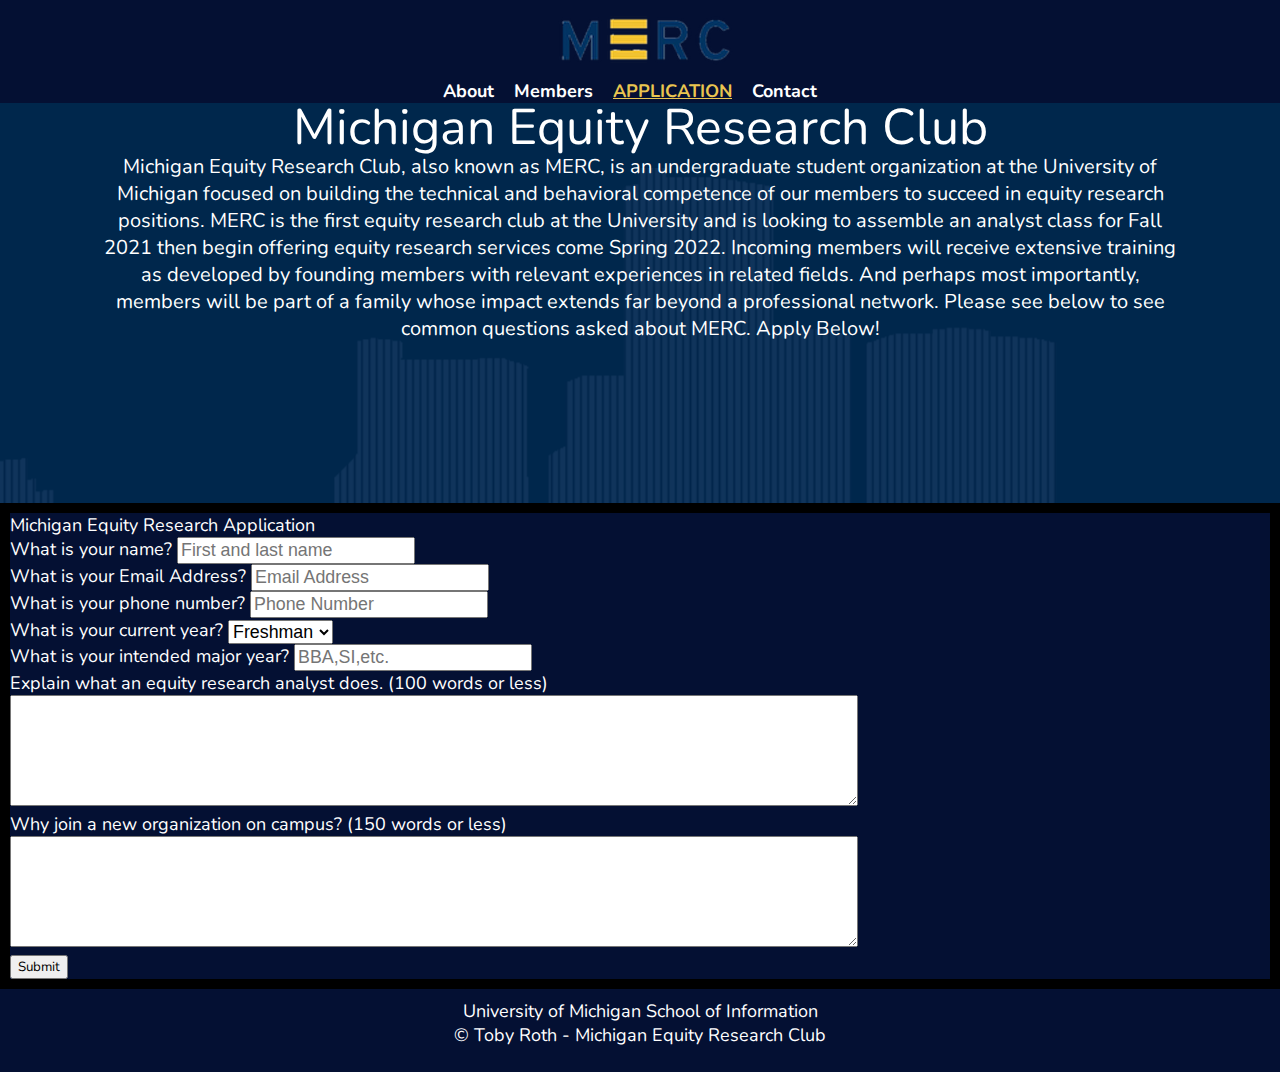
<file: Application.html>
<!DOCTYPE html>
<html lang="en">
  <head>
    <meta charset="utf-8">
    <meta name="viewport" content="width=device-width, initial-scale=1.0">
    <link rel="stylesheet" type="text/css" href="css/html5reset.css">
    <link rel="stylesheet" type="text/css" href="css/css1.css">
    <link rel="shortcut icon" type="image/png" href="Images/Ross51.png"/>
    <link rel="preconnect" href="https://fonts.googleapis.com">
    <link rel="preconnect" href="https://fonts.gstatic.com" crossorigin>
    <link href="https://fonts.googleapis.com/css2?family=Nunito:ital,wght@1,200&display=swap" rel="stylesheet">
    <title>Application</title>
<!-- Global site tag (gtag.js) - Google Analytics -->
<script async src="https://www.googletagmanager.com/gtag/js?id=G-M3SF95R3X7"></script>
<script>
  window.dataLayer = window.dataLayer || [];
  function gtag(){dataLayer.push(arguments);}
  gtag('js', new Date());

  gtag('config', 'G-M3SF95R3X7');
</script>
  </head>
  <body>
    <div class="skip"><a href="#application">Skip to Main Content</a></div>
    <nav>
        <img src="Images/ROSS4005.png" alt="Image of MERC Logo."/>
        <ul class = "links">
          <li><a href="index.html">About</a></li>
          <li><a href="Members.html">Members</a></li>
          <li><a href="Application.html" class = 'active'>Application</a></li>
          <li><a href="Contactinfo.html">Contact</a></li>
        </ul>
    </nav>
    <main class="grid5">

<header id="main" tabindex="0">
    <h1>Michigan Equity Research Club</h1>
    <p>Michigan Equity Research Club, also known as MERC, is an undergraduate student organization at the University of Michigan focused on building the technical and behavioral competence of our members to succeed in equity research positions. MERC is the first equity research club at the University and is looking to assemble an analyst class for Fall 2021 then begin offering equity research services come Spring 2022. Incoming members will receive extensive training as developed by founding members with relevant experiences in related fields. And perhaps most importantly, members will be part of a family whose impact extends far beyond a professional network. Please see below to see common questions asked about MERC. Apply Below!</p>
</header>



<div id="application" tabindex="0">
    <form  action = "https://formspree.io/f/mgergqgy" method="POST">
      <fieldset>
        <legend>Michigan Equity Research Application</legend>
        <ol>
          <li>
            <label for="name">What is your name?</label>
            <input id="name" name="name" type="text" placeholder="First and last name">
          </li>
          <li>
            <label for="email">What is your Email Address?</label>
            <input id="email" name="email" placeholder="Email Address" required>
          </li>
          <li>
            <label for="phone">What is your phone number?</label>
            <input type="text" placeholder="Phone Number">
          </li>
          <li>
            <label for="year" title = "presentation">What is your current year?</label>
            <select id="title" name="Pres">
              <option value="Freshman">Freshman</option>
              <option value="Sophmore">Sophmore</option>
              <option value="Junior">Junior</option>
              <option value="Senior">Senior</option>
  
            </select>
          </li>
          <li>
            <label for="major">What is your intended major year?</label>
            <input type="text" placeholder = "BBA,SI,etc.">
          </li>
          <li>
            <label for="essay1">Explain what an equity research analyst does. (100 words or less)</label>
            <textarea rows="5" cols="80" id="TITLE">
            </textarea>
            
          </li>
          <li>
            <label for="essay2">Why join a new organization on campus? (150 words or less)</label>
            <textarea rows="5" cols="80" id="Neworg">
            </textarea>
          </li>
        </ol>
      </fieldset>
        <fieldset>
          <button type=submit>Submit</button>
        </fieldset>
      </div>
    </form>
</div>
</main>
  <footer>
    <p>University of Michigan School of Information <br/>
      &copy; Toby Roth - Michigan Equity Research Club</p>
  </footer>
</body>
</html>
</file>
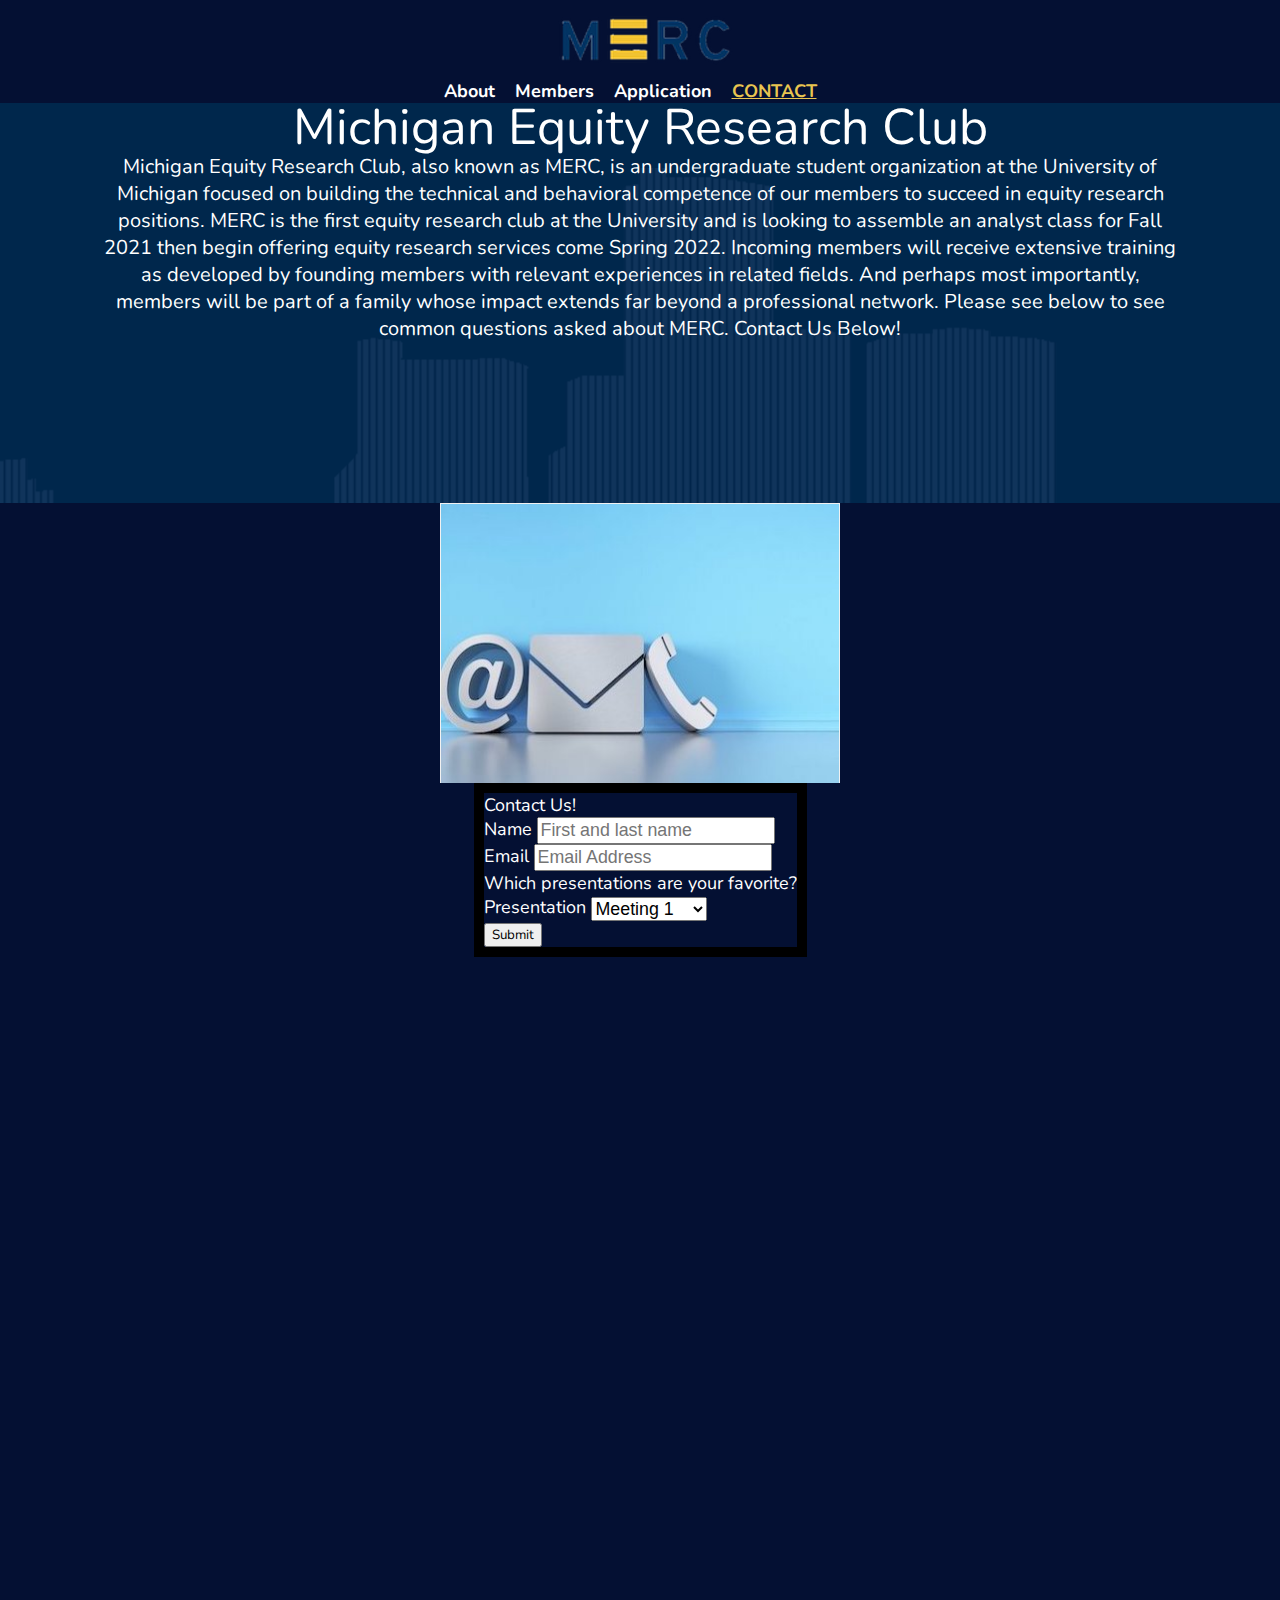
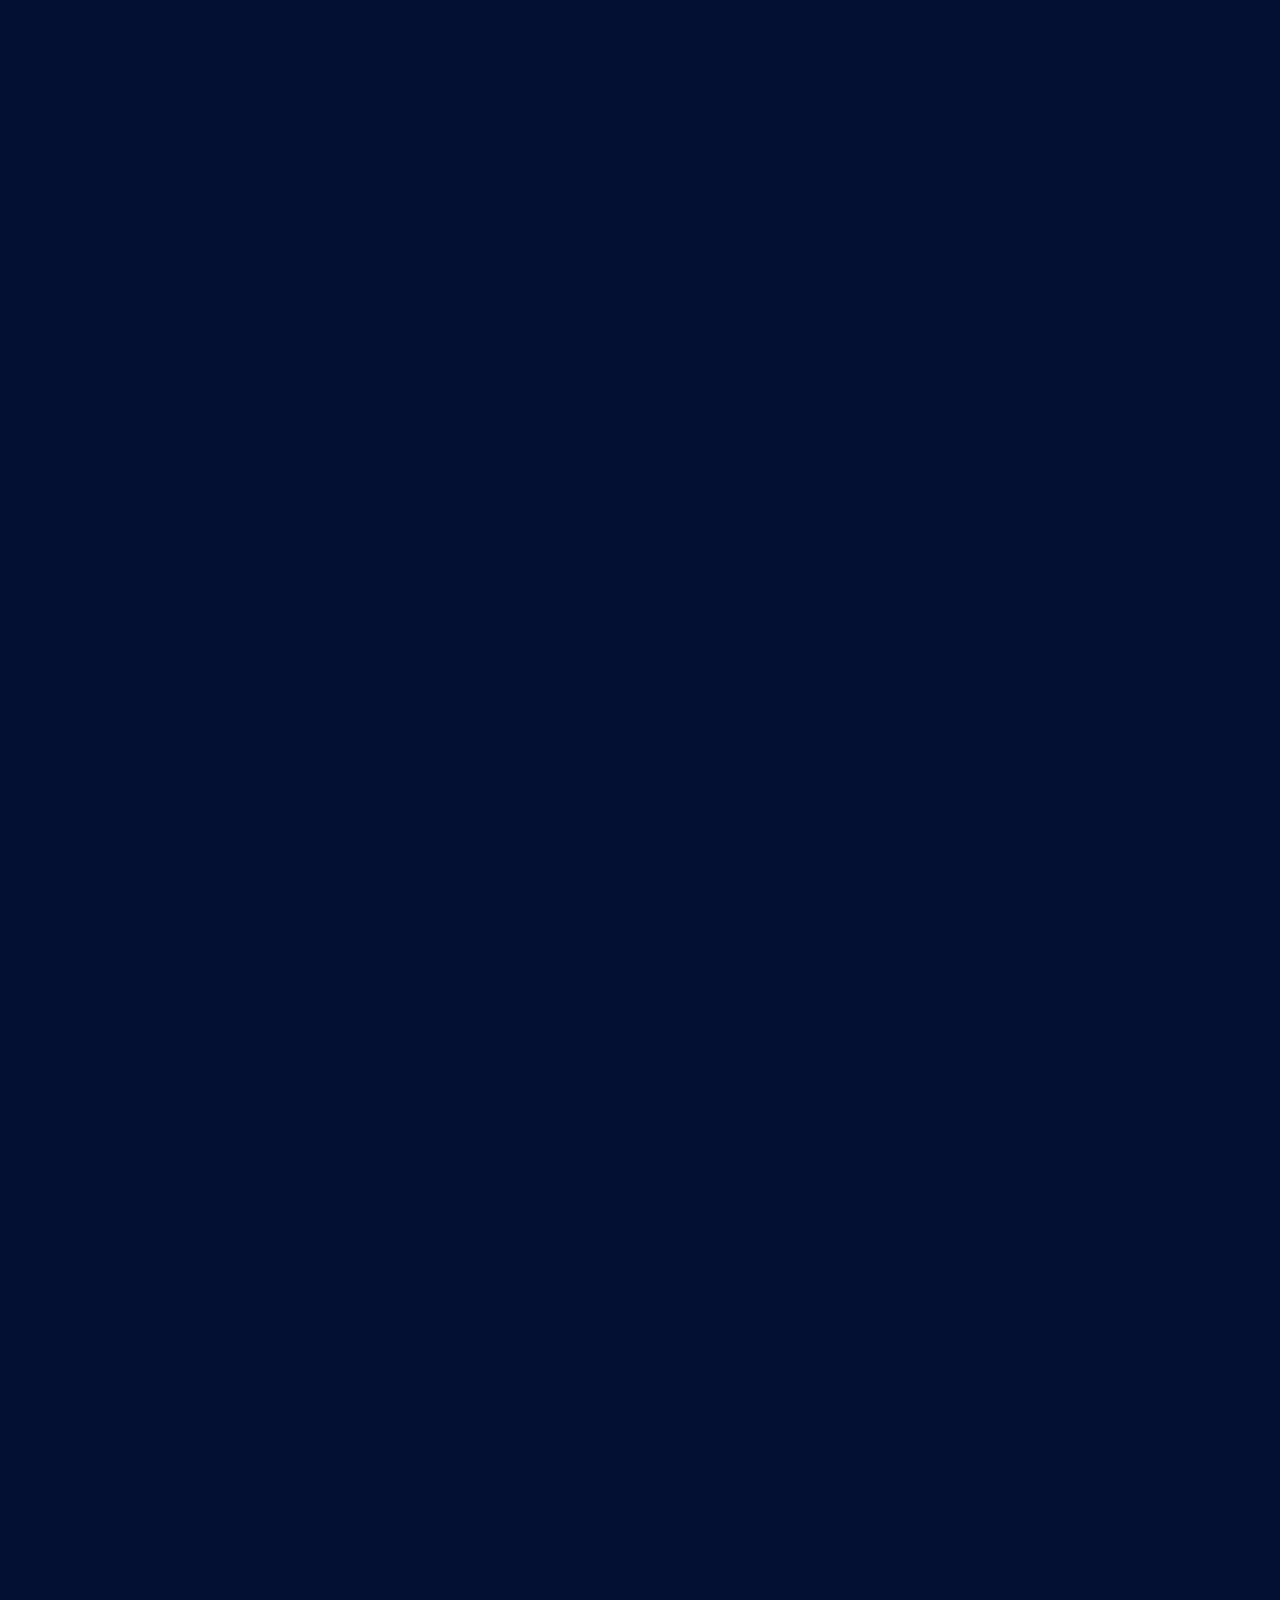
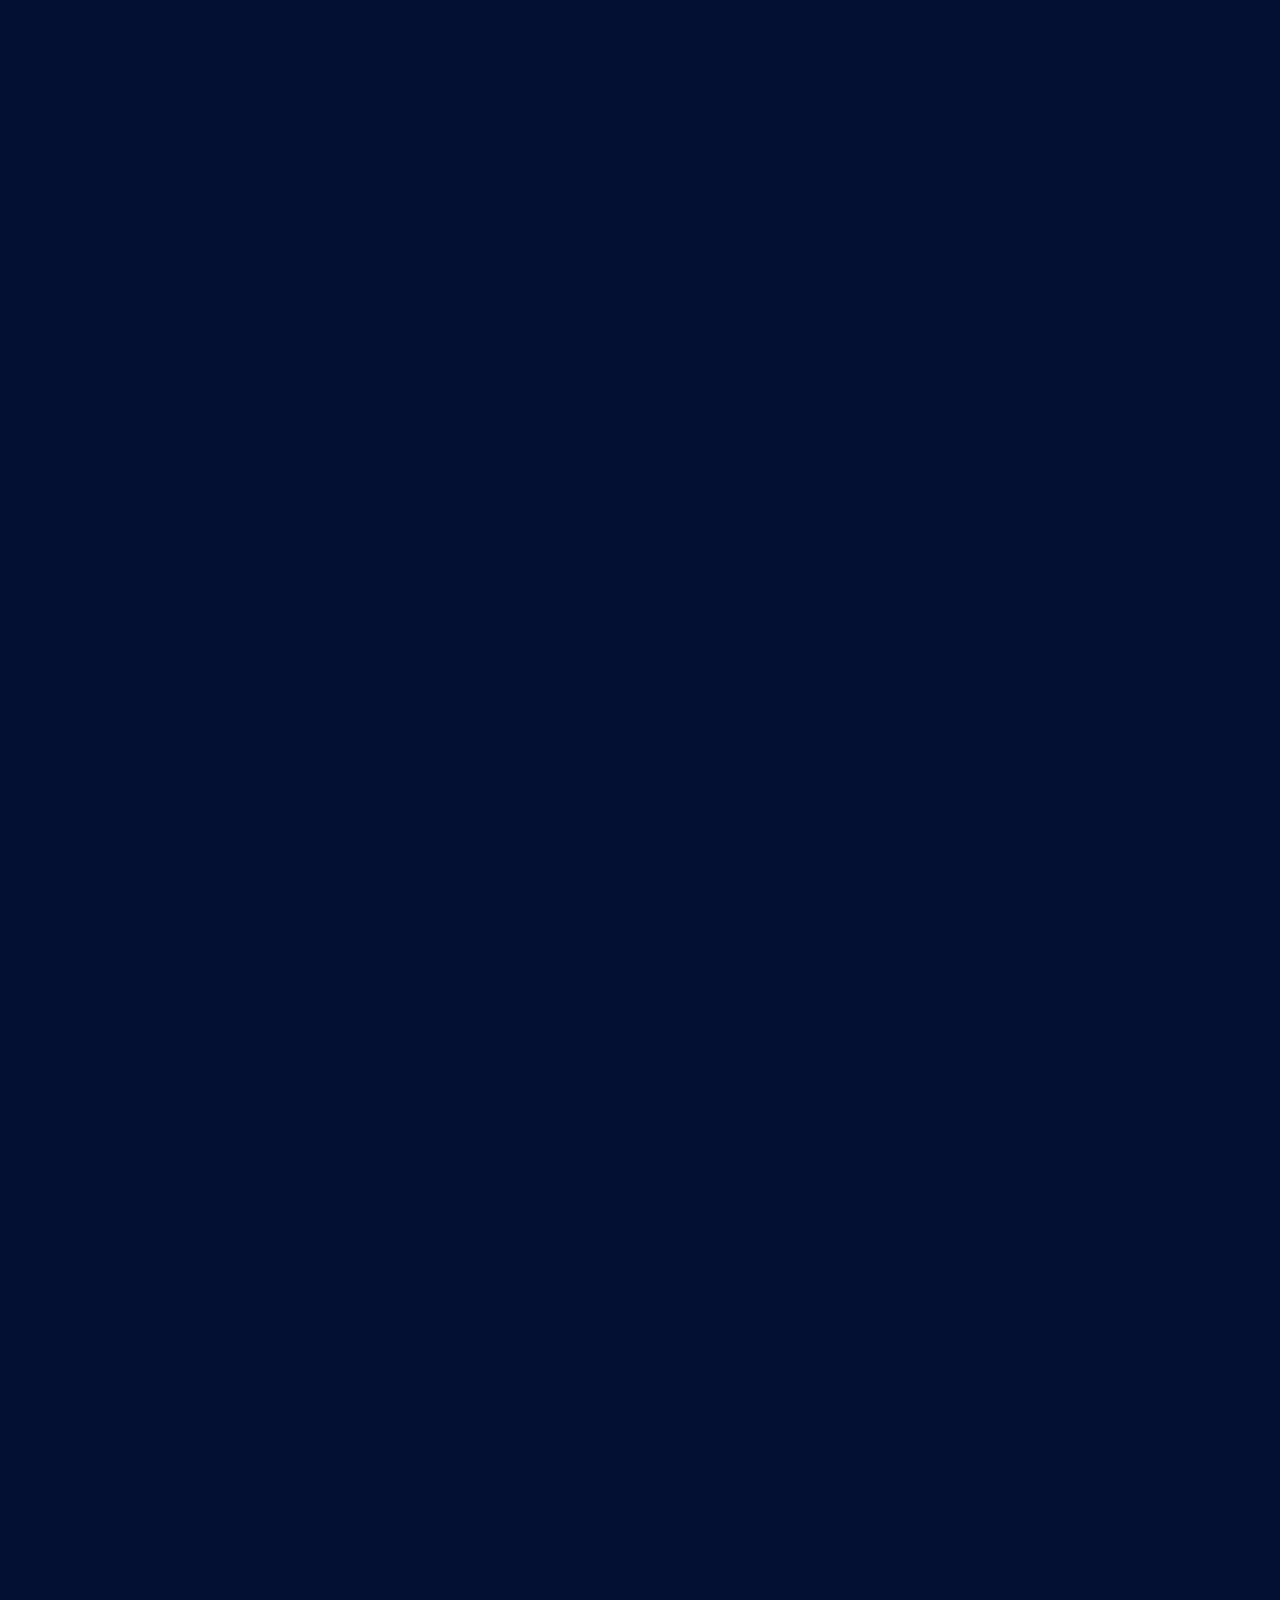
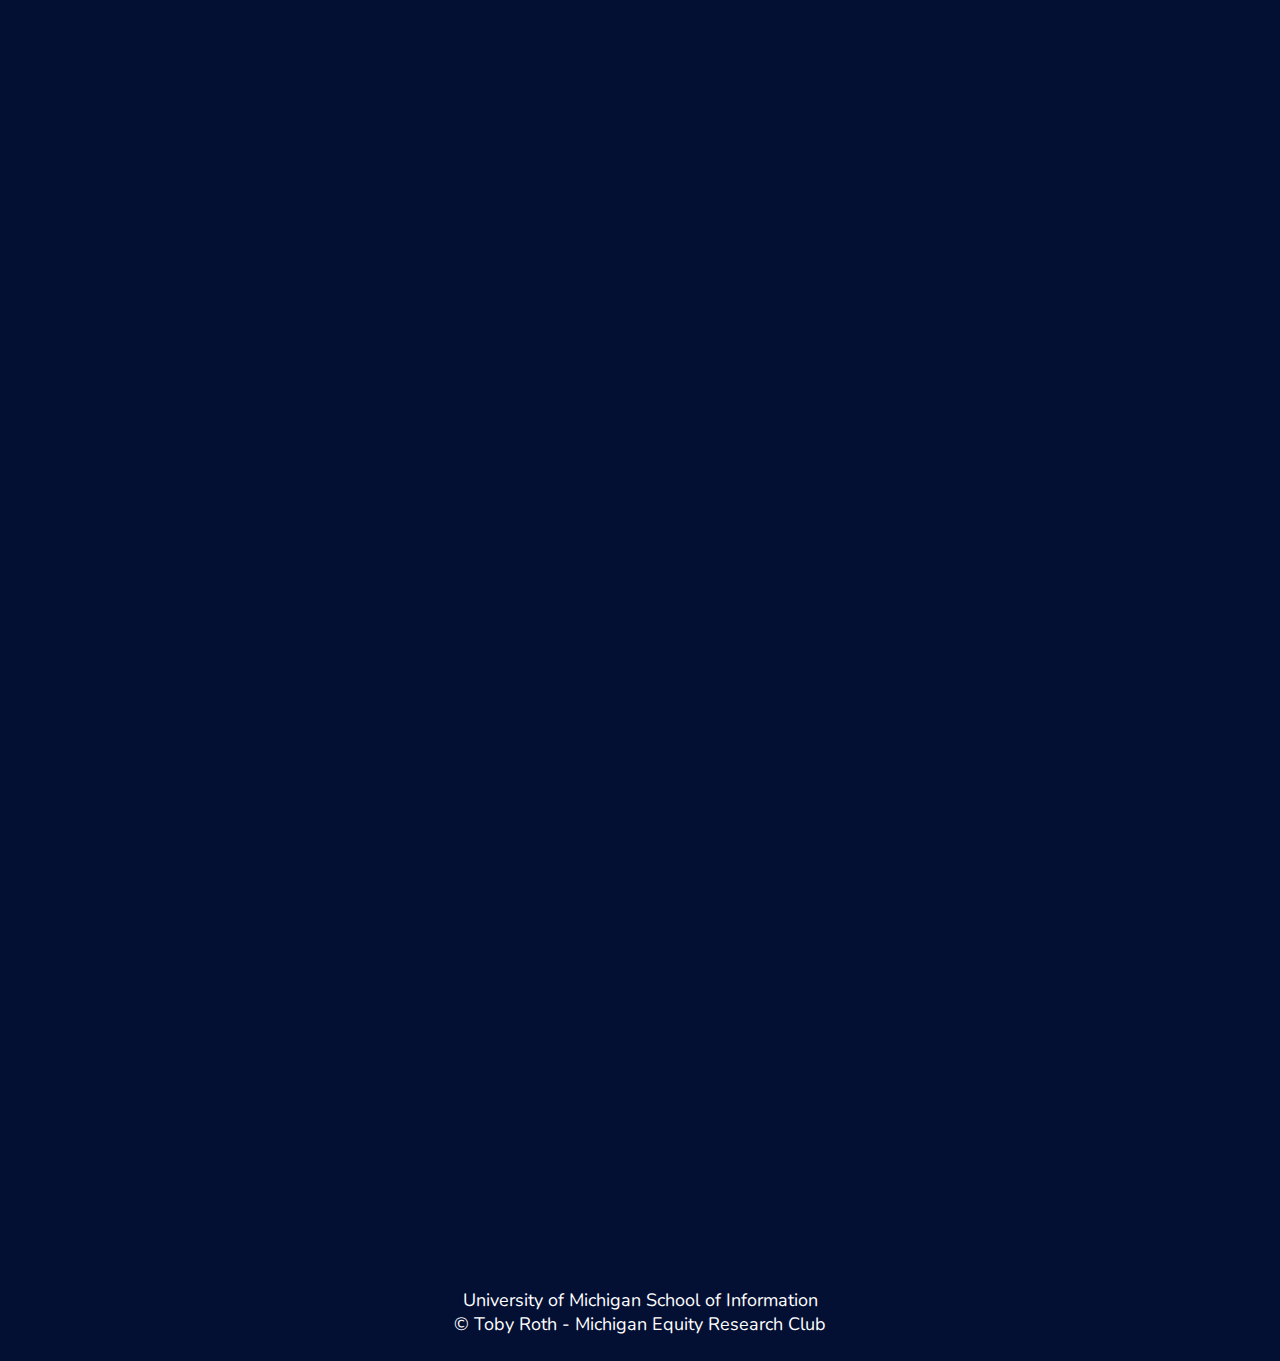
<file: Contactinfo.html>
<!DOCTYPE html>
<html lang="en">
  <head>
    <meta charset="utf-8">
    <meta name="viewport" content="width=device-width, initial-scale=1.0">
    <link rel="stylesheet" type="text/css" href="css/html5reset.css">
    <link rel="stylesheet" type="text/css" href="css/css1.css">
    <link rel="shortcut icon" type="image/png" href="Images/Ross51.png"/>
    <link rel="preconnect" href="https://fonts.googleapis.com">
    <link rel="preconnect" href="https://fonts.gstatic.com" crossorigin>
    <link href="https://fonts.googleapis.com/css2?family=Nunito:ital,wght@1,200&display=swap" rel="stylesheet">
    <title>Contact</title>
    <!-- Global site tag (gtag.js) - Google Analytics -->
  <!-- Global site tag (gtag.js) - Google Analytics -->
  <script async src="https://www.googletagmanager.com/gtag/js?id=G-2815HPXHLQ"></script>
  <script>
    window.dataLayer = window.dataLayer || [];
    function gtag(){dataLayer.push(arguments);}
    gtag('js', new Date());

    gtag('config', 'G-2815HPXHLQ');
  </script>
  </head>
  <body>
    <div class="skip"><a href="#contact">Skip to Main Content</a></div>
    <nav>
        <img src="Images/ROSS4005.png" alt="Image of MERC Logo."/>
        <ul class = "links">
          <li><a href="index.html">About</a></li>
          <li><a href="Members.html">Members</a></li>
          <li><a href="Application.html">Application</a></li>
          <li><a href="Contactinfo.html" class = 'active'>Contact</a></li>
        </ul>
    </nav>
    <main class="flex1">

<header id="main" tabindex="0">
    <h1>Michigan Equity Research Club</h1>
    <p>Michigan Equity Research Club, also known as MERC, is an undergraduate student organization at the University of Michigan focused on building the technical and behavioral competence of our members to succeed in equity research positions. MERC is the first equity research club at the University and is looking to assemble an analyst class for Fall 2021 then begin offering equity research services come Spring 2022. Incoming members will receive extensive training as developed by founding members with relevant experiences in related fields. And perhaps most importantly, members will be part of a family whose impact extends far beyond a professional network. Please see below to see common questions asked about MERC. Contact Us Below!</p>
</header>


<div class="flip-card">
  <div class="flip-card-inner" tabindex="0">
    <div class="flip-card-front">
      <img src="Images/Contact.jpeg" alt="Contact Image">
    </div>
    <div class="flip-card-back">
      <h1>Contact Form</h1>
      <p>Please fill out the contact form and you will be added to our mailing list! After filling out the form, check out the powerpoint presentations used to educate Pupils on Equity Research this semester. Feel free to include which powerpoints are your favorite.<p>
    </div>
  </div>
</div>

<div id="contact" tabindex="0">

  <div id = "INFO">
  <form  action = "https://formspree.io/f/mrgrndvr" method="POST">
    <fieldset>
      <legend>Contact Us!</legend>
      <ol>
        <li>
          <label for="name">Name</label>
          <input id="name" name="name" type="text" placeholder="First and last name">
        </li>
        <li>
          <label for="email">Email</label>
          <input id="email" name="email" placeholder="Email Address" required>
        </li>
        <li>
          <p>Which presentations are your favorite?</p>
          <label for="Presentation">Presentation</label>
          <select id="title" name="Pres">
            <option value="Meeting 1">Meeting 1</option>
            <option value="Meeting 3.1">Meeting 3.1</option>
            <option value="Meeting 3">Meeting 3</option>
            <option value="Meeting 4">Meeting 4</option>
            <option value="Meeting 5">Meeting 5</option>
            <option value="Meeting 6">Meeting 6</option>
            <option value="Meeting 7">Meeting 7</option>
            <option value="Meeting 8">Meeting 8</option>
            <option value="Meeting 9">Meeting 9</option>

          </select>
        </li>
      </ol>
    </fieldset>
      <fieldset>
        <button type=submit>Submit</button>
      </fieldset>
    </div>
  </form>
  
</div>


<iframe src="https://docs.google.com/presentation/d/e/2PACX-1vSORn4PNmCryd9Rgxy-5k3u78naNqobFYP2_BzZCfKv-od5RmbAWq0DmkFsfifeJ-kTHuMJ6JIPZhhX/embed?start=false&loop=false&delayms=3000" frameborder="0" width="960" height="569" allowfullscreen="true" mozallowfullscreen="true" webkitallowfullscreen="true"></iframe>
<iframe src="https://docs.google.com/presentation/d/e/2PACX-1vTs8SV04uxhjg2YEqPi4Ci3C0mitLHPlhGZeZfAdY4cV1GbboPiiHRpoDxKIf3cHcI5x-FymE0vNyzu/embed?start=false&loop=false&delayms=3000" frameborder="0" width="960" height="569" allowfullscreen="true" mozallowfullscreen="true" webkitallowfullscreen="true"></iframe>
<iframe src="https://docs.google.com/presentation/d/e/2PACX-1vQuvPvw461msH23HekT20rnj9j_I8VjfNi8r6Y5dCAePVhklNzkgZi31p_XFNOIK4ErnJSznNqvzjdP/embed?start=false&loop=false&delayms=3000" frameborder="0" width="960" height="569" allowfullscreen="true" mozallowfullscreen="true" webkitallowfullscreen="true"></iframe>
<iframe src="https://docs.google.com/presentation/d/e/2PACX-1vRy69vhsti88Njixm1afXlkeyirVegTQ0l1ivPk_qVVsIe3VE-iBZ1DuxDXpWDUQO6-B-CidrTx5PRq/embed?start=false&loop=false&delayms=3000" frameborder="0" width="960" height="569" allowfullscreen="true" mozallowfullscreen="true" webkitallowfullscreen="true"></iframe>
<iframe src="https://docs.google.com/presentation/d/e/2PACX-1vR8rBCAnzGr9D5chIc0z3DFvSImuq8GAGVudUTVMWKX2obS-DfxOshSC2lPT80PO3cfGhTLULBG0JfB/embed?start=false&loop=false&delayms=3000" frameborder="0" width="960" height="569" allowfullscreen="true" mozallowfullscreen="true" webkitallowfullscreen="true"></iframe>
<iframe src="https://docs.google.com/presentation/d/e/2PACX-1vSUYrj4NaWzFtbQlbrHcH24uy3JdhyDj57DOE-mkaCBFT7-U3dXhPjGsLZXv33zgctZwFWq_Tqlw5PG/embed?start=false&loop=false&delayms=3000" frameborder="0" width="960" height="569" allowfullscreen="true" mozallowfullscreen="true" webkitallowfullscreen="true"></iframe>
<iframe src="https://docs.google.com/presentation/d/e/2PACX-1vSDib8Qqk-E3kfj_tAyYQSsgrZrcNU9aifddd-Jbuyjr-COXjftHqsvsm-bmvMq4bNmseklJjJpSpT6/embed?start=false&loop=false&delayms=3000" frameborder="0" width="960" height="569" allowfullscreen="true" mozallowfullscreen="true" webkitallowfullscreen="true"></iframe>
<iframe src="https://docs.google.com/presentation/d/e/2PACX-1vROZVPi8CbKkjbE4cVeeLmYH4w8cjYGUPGv1f-h98rQL6mKVmELPZWExa2uDGQ1k4FXUebtqJp0qRQw/embed?start=false&loop=false&delayms=3000" frameborder="0" width="960" height="569" allowfullscreen="true" mozallowfullscreen="true" webkitallowfullscreen="true"></iframe>
<iframe src="https://docs.google.com/presentation/d/e/2PACX-1vT3O0496n1GQEYLCVar5BkwuwfOrbgbNQy_oQs83GY8shbG3g0gVarYfVoTAKVzSUFciPKiILjgKdiM/embed?start=false&loop=false&delayms=3000" frameborder="0" width="960" height="569" allowfullscreen="true" mozallowfullscreen="true" webkitallowfullscreen="true"></iframe>



 
</main>
  <footer>
    <p>University of Michigan School of Information <br/>
      &copy; Toby Roth - Michigan Equity Research Club</p>
  </footer>
</body>
</html>
</file>
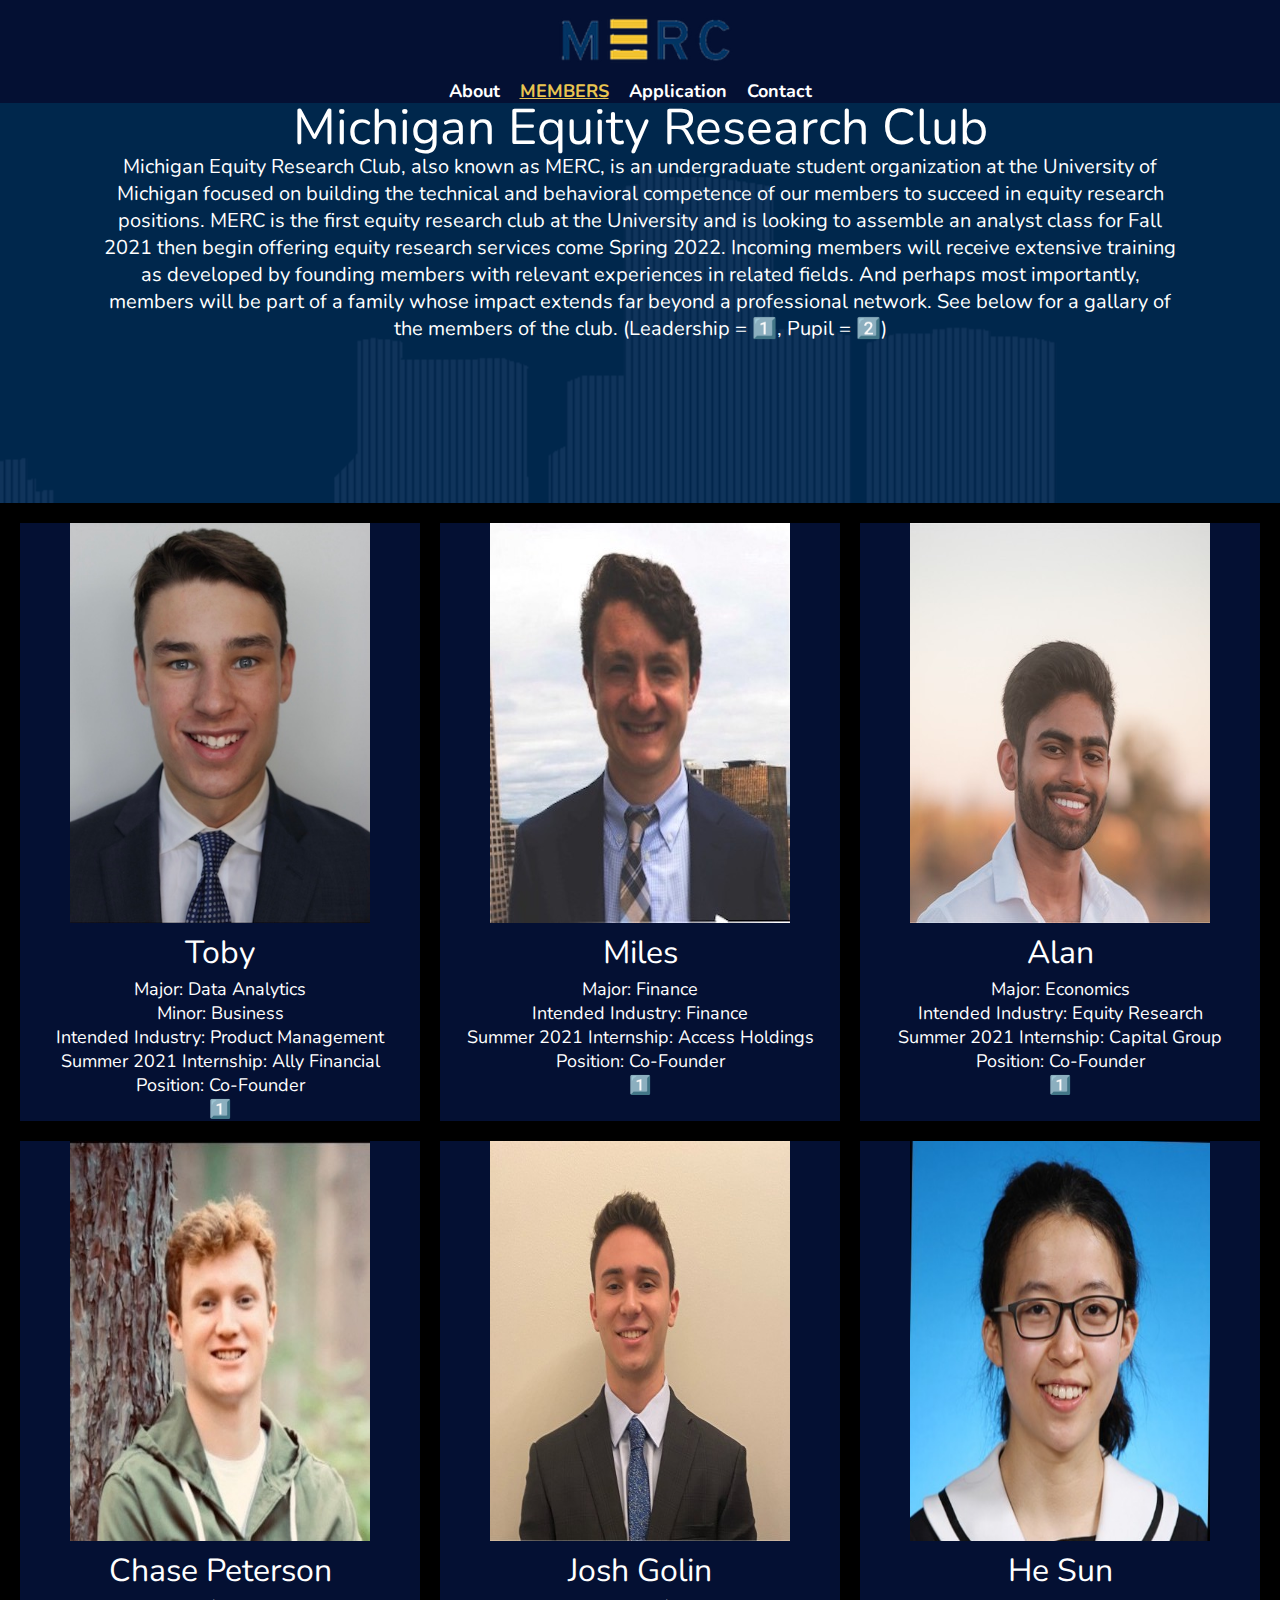
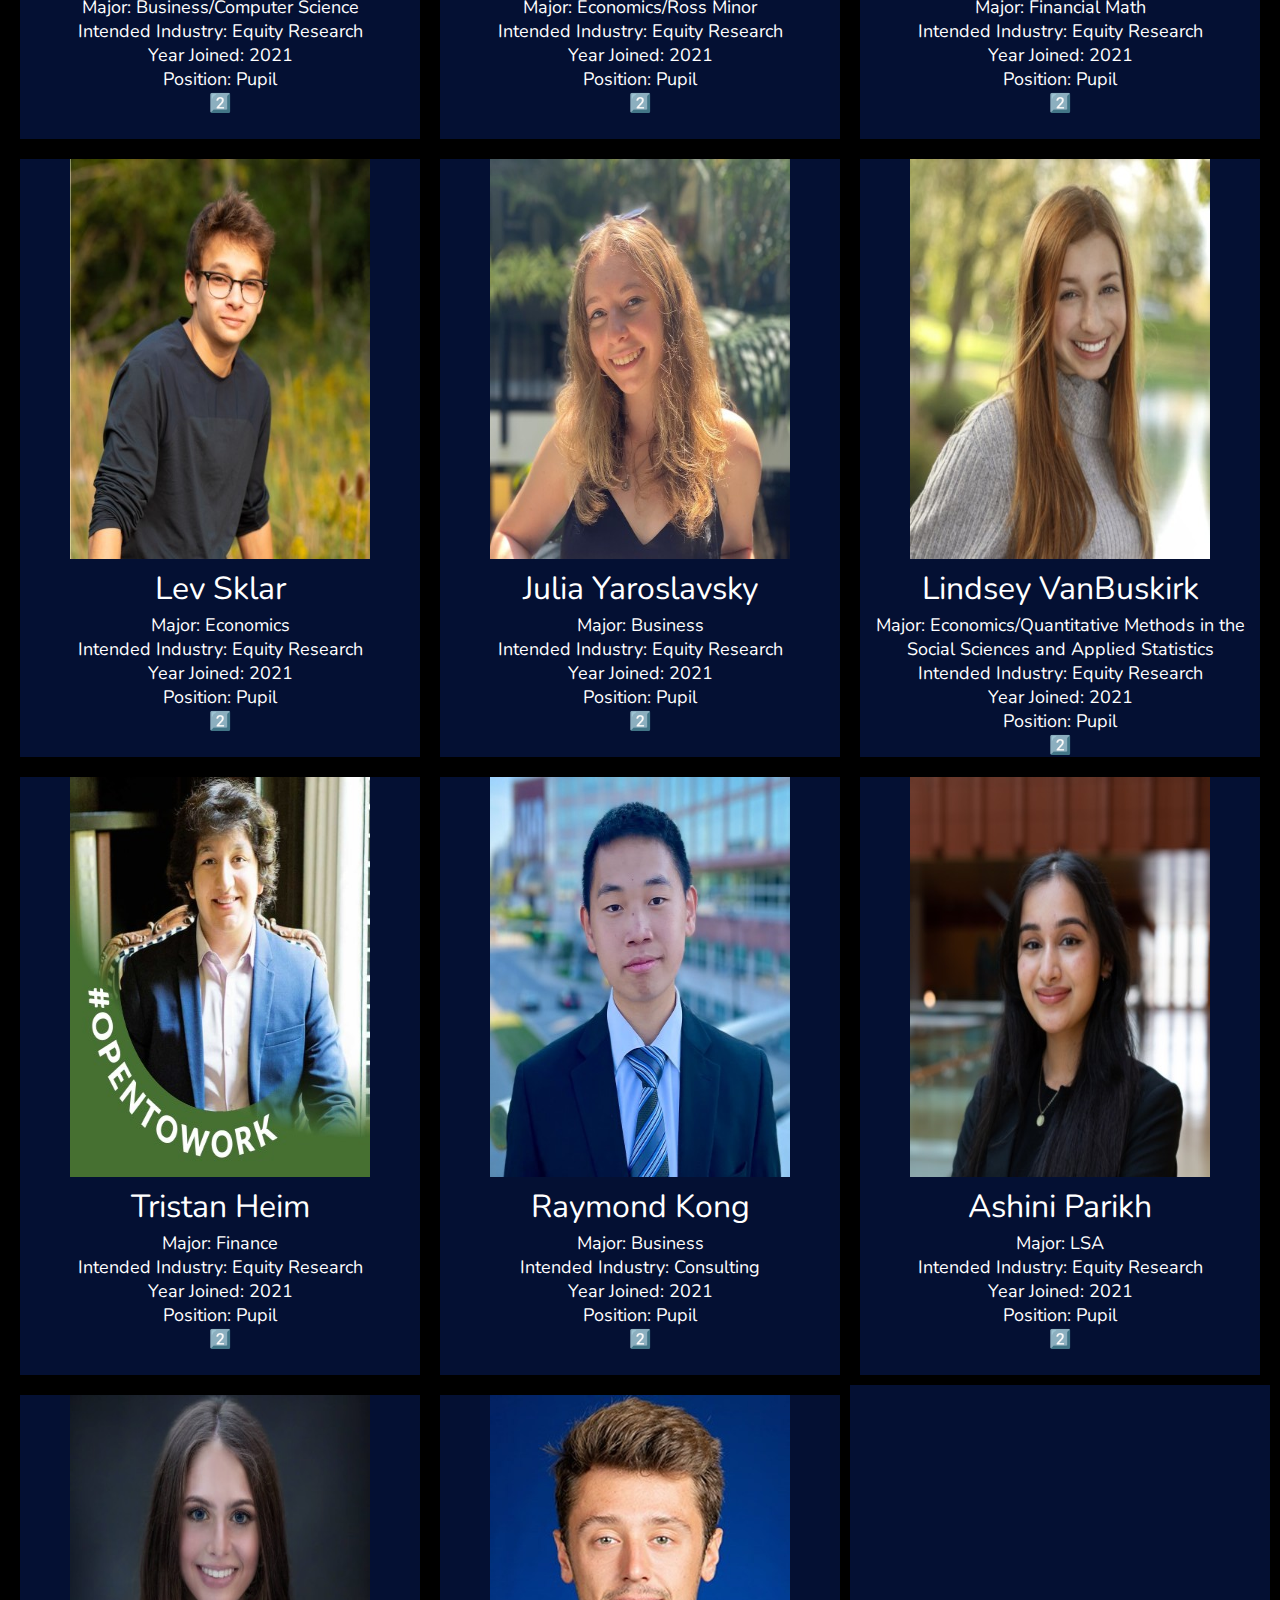
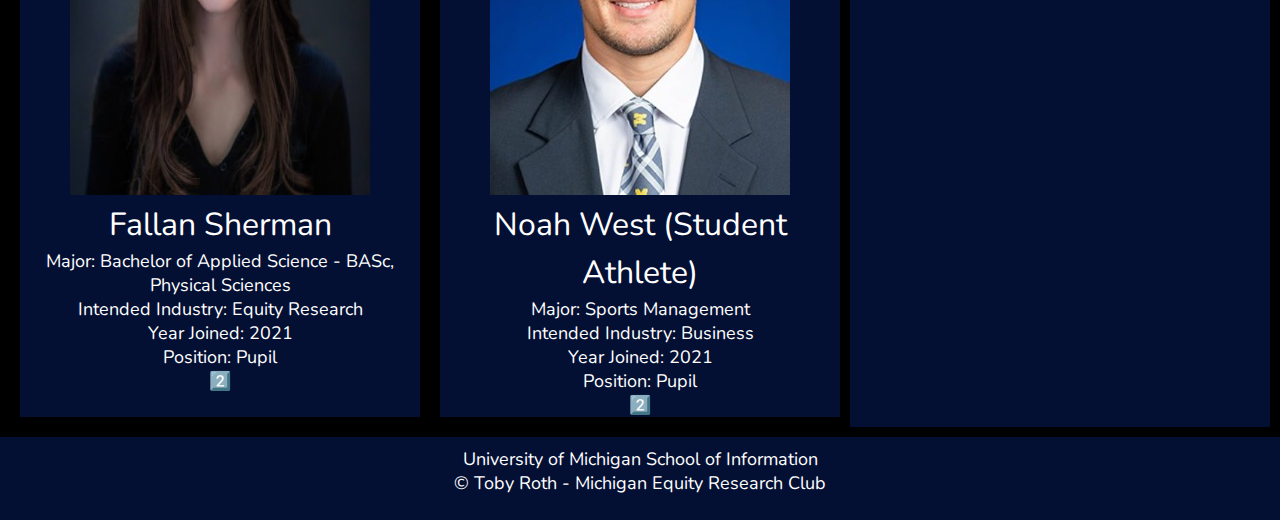
<file: Members.html>
<!DOCTYPE html>
<html lang="en">
  <head>
    <meta charset="utf-8">
    <meta name="viewport" content="width=device-width, initial-scale=1.0">
    <link rel="stylesheet" type="text/css" href="css/html5reset.css">
    <link rel="stylesheet" type="text/css" href="css/css1.css">
    <link rel="shortcut icon" type="image/png" href="Images/Ross51.png"/>
    <link rel="preconnect" href="https://fonts.googleapis.com">
    <link rel="preconnect" href="https://fonts.gstatic.com" crossorigin>
    <link href="https://fonts.googleapis.com/css2?family=Nunito:ital,wght@1,200&display=swap" rel="stylesheet">
    <title>Members</title>
    <!-- Global site tag (gtag.js) - Google Analytics -->
<script async src="https://www.googletagmanager.com/gtag/js?id=G-2HF79BJW9C"></script>
<script>
  window.dataLayer = window.dataLayer || [];
  function gtag(){dataLayer.push(arguments);}
  gtag('js', new Date());

  gtag('config', 'G-2HF79BJW9C');
</script>
  </head>
  <body>
    <div class="skip"><a href="#toby">Skip to Main Content</a></div>
      <nav>
        <img src="Images/ROSS4005.png" alt="Image of MERC Logo."/>
        <ul class = "links">
          <li><a href="index.html">About</a></li>
          <li><a href="Members.html" class = 'active'>Members</a></li>
          <li><a href="Application.html">Application</a></li>
          <li><a href="Contactinfo.html">Contact</a></li>
        </ul>
      </nav>
    <main class="grid3">


      
    <header id="main" tabindex="0">
      <h1>Michigan Equity Research Club</h1>
      <p>Michigan Equity Research Club, also known as MERC, is an undergraduate student organization at the University of Michigan focused on building the technical and behavioral competence of our members to succeed in equity research positions. MERC is the first equity research club at the University and is looking to assemble an analyst class for Fall 2021 then begin offering equity research services come Spring 2022. Incoming members will receive extensive training as developed by founding members with relevant experiences in related fields. And perhaps most importantly, members will be part of a family whose impact extends far beyond a professional network. See below for a gallary of the members of the club. (Leadership = 1️⃣, Pupil = 2️⃣)</p>
    </header>

    
    <div class="grid12">
            <div id = "toby">
            <img src="Images/Toby.jpg" alt="Picture of Toby Roth"/>
            <h2>Toby</h2>
            <ul>
                <li>Major: Data Analytics</li>
                <li>Minor: Business</li>
                <li>Intended Industry: Product Management</li>
                <li>Summer 2021 Internship: Ally Financial </li>
                <li>Position: Co-Founder</li>
            </ul>
            </div>
            <div id = "miles">
            <img src="Images/Miles.jpeg" alt="Picture of Miles Tullo"/>
            <h2>Miles</h2>
            <ul>
                <li>Major: Finance</li>
                <li>Intended Industry: Finance</li>
                <li>Summer 2021 Internship: Access Holdings </li>
                <li>Position: Co-Founder</li> 
            </ul>
            </div>
            <div id = "alan">
            <img src="Images/Alan.jpeg" alt="Picture of Alan Joseph"/>
            <h2>Alan</h2>
            <ul>
                <li>Major: Economics</li>
                <li>Intended Industry: Equity Research</li>
                <li>Summer 2021 Internship: Capital Group </li>
                <li>Position: Co-Founder</li>
            </ul>
            </div>
          <div id = "chase">
          <img src="Images/chase.jpeg" alt="Picture of Chase Peterson"/>
          <h2>Chase Peterson</h2>
          <ul>
              <li>Major: Business/Computer Science</li>
              <li>Intended Industry: Equity Research</li>
              <li>Year Joined: 2021</li>
              <li>Position: Pupil</li>
          </ul>
          </div>
          <div id = "josh">
          <img src="Images/josh.jpeg" alt="Picture of Josh Golin"/>
          <h2>Josh Golin</h2>
          <ul>
            <li>Major: Economics/Ross Minor</li>
            <li>Intended Industry: Equity Research</li>
            <li>Year Joined: 2021</li>
            <li>Position: Pupil</li>
          </ul>
          </div>
          <div id = "he">
          <img src="Images/he.jpeg" alt="Picture of He Sun"/>
          <h2>He Sun</h2>
          <ul>
              <li>Major: Financial Math</li>
              <li>Intended Industry: Equity Research</li>
              <li>Year Joined: 2021</li>
              <li>Position: Pupil</li>
          </ul>
          </div>
          <div id = "lev">
          <img src="Images/Lev.jpeg" alt="Picture of Lev Sklar"/>
          <h2>Lev Sklar</h2>
          <ul>
              <li>Major: Economics</li>
              <li>Intended Industry: Equity Research</li>
              <li>Year Joined: 2021</li>
              <li>Position: Pupil</li>
          </ul>
          </div>
          <div id = "julia">
          <img src="Images/julia.jpeg" alt="Picture of Julia Yaroslavsky"/>
          <h2>Julia Yaroslavsky</h2>
          <ul>
              <li>Major: Business</li>
              <li>Intended Industry: Equity Research</li>
              <li>Year Joined: 2021</li>
              <li>Position: Pupil</li>
          </ul>
          </div>
          <div id = "lindsey">
          <img src="Images/lindsey.jpeg" alt="Picture of Lindsey VanBuskirk"/>
          <h2>Lindsey VanBuskirk</h2>
          <ul>
              <li>Major: Economics/Quantitative Methods in the Social Sciences and Applied Statistics</li>
              <li>Intended Industry: Equity Research</li>
              <li>Year Joined: 2021</li>
              <li>Position: Pupil</li>
          </ul>
          </div>
          <div id = "tristan">
          <img src="Images/tristan.jpeg" alt="Picture of Tristan Heim"/>
          <h2>Tristan Heim</h2>
          <ul>
              <li>Major: Finance</li>
              <li>Intended Industry: Equity Research</li>
              <li>Year Joined: 2021</li>
              <li>Position: Pupil</li>
          </ul>
          </div>
          <div id = "raymond">
          <img src="Images/raymond.jpeg" alt="Picture of Raymond Kong"/>
          <h2>Raymond Kong</h2>
          <ul>
              <li>Major: Business</li>
              <li>Intended Industry: Consulting</li>
              <li>Year Joined: 2021</li>
              <li>Position: Pupil</li>
          </ul>
          </div>
          <div id = "ashini">
          <img src="Images/Ashini.jpeg" alt="Picture of Ashini Parikh"/>
          <h2>Ashini Parikh</h2>
          <ul>
              <li>Major: LSA</li>
              <li>Intended Industry: Equity Research</li>
              <li>Year Joined: 2021</li>
              <li>Position: Pupil</li>
          </ul>
          </div>
          <div id = "fallan">
          <img src="Images/fallan.jpeg" alt="Picture of Fallan Sherman"/>
          <h2>Fallan Sherman</h2>
          <ul>
              <li>Major: Bachelor of Applied Science - BASc, Physical Sciences</li>
              <li>Intended Industry: Equity Research</li>
              <li>Year Joined: 2021</li>
              <li>Position: Pupil</li>
          </ul>
          </div>
          <div id = "noah">
          <img src="Images/west.jpeg" alt="Picture of Noah West"/>
          <h2>Noah West (Student Athlete)</h2>
          <ul> 
              <li>Major: Sports Management</li>
              <li>Intended Industry: Business</li>
              <li>Year Joined: 2021</li>
              <li>Position: Pupil</li>
          </ul>
          </div>
        </div>
  </div>
  </main>
    <footer>
      <p>University of Michigan School of Information <br/>
        &copy; Toby Roth - Michigan Equity Research Club</p>
    </footer>
  </body>
</html>
</file>
<file: css/css1.css>
html{
  scroll-behavior: smooth;
}

body{
background-color: rgba(4, 16, 51);
font-size: 18px;
margin: 0;
padding: 0;
}

h1{
font-size: 50px;
line-height: 1;
text-align: center;
}


h2{
font-size: 32px;
line-height: 1.5;
}

nav ul{
display: flex;
}

nav li{
display: inline;
padding-right: 20px;
}

nav {
  flex-direction: column;
  display: flex;
  align-items: center;
  justify-content: center;

}  

.links{
  display: flex;
  flex-direction: column;
}

header p{
color: #FFFFFF;
font-size: 20px;
padding: 0 100px;
text-align: center;
}

footer{
background-color: rgba(4, 16, 51);
color: #FFFFFF;
padding-top: 10px;
text-align: center;
}

footer p{
margin: auto;
text-align: center;
padding-bottom: 25px;
}

.MERC-image{
text-align: center;
}

nav{
  color: white;
}

nav a{
color: white;
font-weight: bold;
text-decoration: none;
text-align: center;
}

a:hover{
text-decoration: underline;
}

nav .links a.active{
  text-decoration: underline;
  text-transform: uppercase;
  color: #e9c550;
}



.skip a{
background: #FFFFFF;
left: 0;
padding: 6px;
-webkit-transition: top 1s ease-out;
transition: top 1s ease-out;
z-index: 1;
position: absolute;
top: -40px;
}

.skip a:focus{
top: 0;
position: absolute;
}



*:focus{
border: 2px solid;
}


.flex1{
  display: flex;
  align-items: flex-start;
  flex-wrap: wrap;
  }




header{
color: #FFFFFF;
height: 400px; /* Parallax effect */
background: url("../Images/Rossb.png");
overflow: scroll;
background-attachment: fixed; /* Parallax effect */
background-position: center; /* Parallax effect */
background-size: cover; /* Parallax effect */
color: white;
height: 400px; /* Parallax effect */
font-weight: bold;

}

*{
  font-family: "Nunito", "sans serif";

}



.structure-image{
max-height: 700px;
overflow: scroll;
position: relative;
color: #FFFFFF;
}



.origins-image{
max-height: 700px;
overflow: scroll;
color: #FFFFFF;
}



.recruitment-image{
max-height: 700px;
overflow: scroll;
color: #FFFFFF;

}



.guide-image{
max-height: 700px;
overflow: hidden;
align-items: center;
color: #FFFFFF;

}

.grid12 div:nth-child(1):after{
  content: "1️⃣";

}

.grid12 img:nth-child(1):after{
  content: "1️⃣";

}

.grid12 div:nth-child(2):after{
  content: "1️⃣";

}

.grid12 div:nth-child(3):after{
  content: "1️⃣";

}

.grid12 div:nth-child(4):after{
  content: "2️⃣";

}

.grid12 div:nth-child(5):after{
  content: "2️⃣";

}

.grid12 div:nth-child(6):after{
  content: "2️⃣";

}

.grid12 div:nth-child(7):after{
  content: "2️⃣";

}

.grid12 div:nth-child(8):after{
  content: "2️⃣";

}

.grid12 div:nth-child(9):after{
  content: "2️⃣";

}

.grid12 div:nth-child(10):after{
  content: "2️⃣";

}

.grid12 div:nth-child(11):after{
  content: "2️⃣";

}

.grid12 div:nth-child(12):after{
  content: "2️⃣";

}

.grid12 div:nth-child(13):after{
  content: "2️⃣";

}

.grid12 div:nth-child(14):after{
  content: "2️⃣";

}



h1{
  color: white;
}

.grid12{
  color: white;
}



#application{
  overflow: scroll;
  display: grid;
  grid-column: 1 / -1;
  color: #FFFFFF;
  border: solid 10px black;
  
}

#google{
  width: 400px;
  height: 1000px;
}

#application h1{
  text-align: left;

}

#contact{
  overflow: scroll;
  display: flex;
  flex-wrap: wrap;
  justify-content: center;
  align-items: left;
  color: #FFFFFF;
  border: solid 10px black;
  
}

#contact h1{
  text-align: left;

}

#contact a{
  color: #FFFFFF;
}

.flip-card {
  background-color: transparent;
  background-image: cover;
  width: 400px;
  height: 280px;
  border: 1px solid #f1f1f1;
  perspective: 1000px; /* Remove this if you don't want the 3D effect */
}

/* This container is needed to position the front and back side */
.flip-card-inner {
  position: relative;
  width: 100%;
  height: 100%;
  text-align: center;
  transition: transform 0.8s;
  transform-style: preserve-3d;
}

/* Do an horizontal flip when you move the mouse over the flip box container */
.flip-card:hover .flip-card-inner {
  transform: rotateY(180deg);
}

/* Position the front and back side */
.flip-card-front, .flip-card-back {
  position: absolute;
  width: 100%;
  height: 100%;
  -webkit-backface-visibility: hidden; /* Safari */
  backface-visibility: hidden;
}

/* Style the front side (fallback if image is missing) */
.flip-card-front {
  background-color: rgba(4, 16, 51);
  color: black;
}

/* Style the back side */
.flip-card-back {
  background-color: rgba(4, 16, 51);
  color: white;
  transform: rotateY(180deg);
}


@media only screen and (min-width: 900px) {

  .flip-card {
    background-color: transparent;
    width: 400px;
    height: 280px;
    border: 1px solid #f1f1f1;
    perspective: 1000px; /* Remove this if you don't want the 3D effect */
  }
  
  /* This container is needed to position the front and back side */
  .flip-card-inner {
    position: relative;
    width: 100%;
    height: 100%;
    text-align: center;
    transition: transform 0.8s;
    transform-style: preserve-3d;
  }
  
  /* Do an horizontal flip when you move the mouse over the flip box container */
  .flip-card:hover .flip-card-inner {
    transform: rotateY(180deg);
  }
  
  /* Position the front and back side */
  .flip-card-front, .flip-card-back {
    position: absolute;
    width: 100%;
    height: 100%;
    -webkit-backface-visibility: hidden; /* Safari */
    backface-visibility: hidden;
  }
  
  /* Style the front side (fallback if image is missing) */
  .flip-card-front {
    background-color: #bbb;
    color: black;
  }
  
  /* Style the back side */
  .flip-card-back {
    background-color: rgba(4, 16, 51);
    color: white;
    transform: rotateY(180deg);
  }

  nav {
    display: flex;
    flex-direction: column;
    flex-wrap: wrap;
    align-content: center;
    justify-content: center;
    align-items:center;

  } 
  
  .links{
    display: flex;
    flex-direction: row;
  }

  
    #structure{
    display: grid;
    grid-template-columns: 1fr 1fr;
    color: white;
    }

    .grid12{
      display: grid;
      grid-template-columns: 1fr 1fr 1fr;
      grid-template-rows: 1fr 1fr 1fr 1fr;
      color: white;
      border: solid 10px black;
      }
    
    .flex1{
      display: flex;
      flex-direction: column;
      align-items: center;
      flex-wrap: wrap;
      justify-content: flex-end;
      }
    
    
    header{
    
    background: url("../Images/Rossb.png"), rgba(4, 16, 51);
    overflow: scroll;
    background-repeat: no-repeat;
    background-attachment: fixed; /* Parallax effect */
    background-position: center; /* Parallax effect */
    background-size: cover; /* Parallax effect */
    color: white;
    height: 400px; /* Parallax effect */
    font-weight: bold;
    
    }

    header p{
      color: white;
    }
    
    
    .structure-image{
      grid-column: 1 / 2;
      max-height: 700px;
      overflow: scroll;
      position: relative;
      grid-row: 2 / span 1;
      color: #FFFFFF;
      border: solid 10px black;
      }

      .structure-image img{
        width: 75%;
        height: 60%;
        transition: width 1s;
      }

      .structure-image img:hover{
        width: 100%;
        animation-name: example;
        animation-duration: 7s;
      }
      
      @keyframes example {
        from {filter: grayscale(100%);}
        to {filter: grayscale(0%);}
      }

      .origins-image{
      grid-column: 2 / 3;
      max-height: 700px;
      overflow: scroll;
      grid-row: 2 / span 1;
      color: #FFFFFF;
      border: solid 10px black;
      }

      .origins-image img{
        width: 75%;
        height: 60%;
        transition: width 1s;
      }

      .origins-image img:hover{
        width: 100%;
      }


      
      
      
      .recruitment-image{
      grid-column: 1 / 2;
      max-height: 700px;
      overflow: scroll;
      grid-row: 3 / span 1;
      color: #FFFFFF;
      border: solid 10px black;
      
      }

      .recruitment-image img{
        width: 75%;
        height: 60%;
        transition: width 1s;
      }

      .recruitment-image img:hover{
        width: 100%;
      }
      
      
      
      .guide-image{
      grid-column: 2 / 4;
      max-height: 700px;
      overflow: scroll;
      align-items: center;
      grid-row: 3 / span 1;
      color: #FFFFFF;
      border: solid 10px black;
      
      }
      
      .guide-image img{
        width: 75%;
        height: 60%;
        transition: width 1s;
      }

      .guide-image img:hover{
        width: 100%;
      }
    
    .text-block{
    background-color: rgba(255, 255, 255, .8);
    border: 10px solid black;
    padding: 5px;
    position: right;
    overflow: scroll;
    
    }

    
    h1{
      color:white;
    }
    #toby{
      grid-column: 1 / span 1;
      grid-row: 1 / span 1;
      text-align: center;
      border: solid 10px black;
      overflow: hidden;
    }

    #toby img{
      width: 300px;
      height: 400px;
    }

    #miles{
      grid-column: 2 / 3;
      text-align: center;
      border: solid 10px black;
    }

    #miles img{
      width: 300px;
      height: 400px;
    }

    #alan{
      grid-column: 3 / 4;
      text-align: center;
      border: solid 10px black;
    }

    #alan img{
      width: 300px;
      height: 400px;
    }

  /* First Row */

    #chase{
      grid-column: 1 / 2;
      grid-row: 2 / 3;
      text-align: center;
      border: solid 10px black;
    }

    #chase img{
      width: 300px;
      height: 400px;
    }

    #josh{
      grid-column: 2 / 3;
      grid-row: 2 / 3;
      text-align: center;
      border: solid 10px black;
    }

    #josh img{
      width: 300px;
      height: 400px;
    }

    #he{
      grid-column: 3 / 4;
      grid-row: 2 / 3;
      text-align: center;
      border: solid 10px black;
    }

    #he img{
      width: 300px;
      height: 400px;
    }

/* Second Row */
    #lev{
      grid-column: 1 / 2;
      grid-row: 3 / 4;
      text-align: center;
      border: solid 10px black;
    }

    #lev img{
      width: 300px;
      height: 400px;
    }

    #julia{
      grid-column: 2 / 3;
      grid-row: 3 / 4;
      text-align: center;
      border: solid 10px black;
    }

    #julia img{
      width: 300px;
      height: 400px;
    }

    #lindsey{
      grid-column: 3 / 4;
      grid-row: 3 / 4;
      text-align: center;
      border: solid 10px black;
    }

    #lindsey img{
      width: 300px;
      height: 400px;
    }


    /* Third Row */

    #tristan{
      grid-column: 1 / 2;
      grid-row: 4 / 5;
      text-align: center;
      border: solid 10px black;
    }

    #tristan img{
      width: 300px;
      height: 400px;
    }

    #raymond{
      grid-column: 2 / 3;
      grid-row: 4 / 5;
      text-align: center;
      border: solid 10px black;
    }

    #raymond img{
      width: 300px;
      height: 400px;
    }

    #ashini{
      grid-column: 3 / 4;
      grid-row: 4 / 5;
      text-align: center;
      border: solid 10px black;
    }

    #ashini img{
      width: 300px;
      height: 400px;
    }

    /* Fourth Row */

    #fallan{
      grid-column: 1 / 2;
      grid-row: 5 / 6;
      text-align: center;
      border: solid 10px black;
    }

    #fallan img{
      width: 300px;
      height: 400px;
    }

    #noah{
      grid-column: 2 / 3;
      grid-row: 5 / 6;
      text-align: center;
      border: solid 10px black;
    }

    #noah img{
      width: 300px;
      height: 400px;
    }


    
    #application{
      overflow: scroll;
      display: grid;
      grid-column: 1 / -1;
      color: #FFFFFF;
      border: solid 10px black;
      
    }
    
    #google{
      width: 400px;
      height: 1000px;
    }
    
    #application h1{
      text-align: left;
    
    }
    
    #contact{
      overflow: scroll;
      display: flex;
      flex-direction: column;
      flex-wrap: wrap;
      justify-content: center;
      align-items: left;
      color: #FFFFFF;
      border: solid 10px black;
      
    }


    
    #contact h1{
      text-align: left;
    
    }
    
    #contact a{
      color: #FFFFFF;
    }

    .flip-card-front img{

    }
}

@media only screen and (min-width: 1300px) {

  /* The flip card container - set the width and height to whatever you want. We have added the border property to demonstrate that the flip itself goes out of the box on hover (remove perspective if you don't want the 3D effect */
.flip-card {
  background-color: transparent;
  width: 400px;
  height: 280px;
  border: 1px solid #f1f1f1;
  background-size: cover;
  perspective: 1000px; /* Remove this if you don't want the 3D effect */
}

/* This container is needed to position the front and back side */
.flip-card-inner {
  position: relative;
  width: 100%;
  height: 100%;
  text-align: center;
  transition: transform 0.8s;
  transform-style: preserve-3d;
}

/* Do an horizontal flip when you move the mouse over the flip box container */
.flip-card:hover .flip-card-inner {
  transform: rotateY(180deg);
}

/* Position the front and back side */
.flip-card-front, .flip-card-back {
  position: absolute;
  width: 100%;
  height: 100%;
  -webkit-backface-visibility: hidden; /* Safari */
  backface-visibility: hidden;
}

/* Style the front side (fallback if image is missing) */
.flip-card-front {
  background-color: rgba(4, 16, 51);
  background-size: cover;
  color: black;
}

/* Style the back side */
.flip-card-back {
  background-color: rgba(4, 16, 51);
  color: white;
  transform: rotateY(180deg);
}

  nav {
    display: flex;
    flex-direction: row;
    flex-wrap: wrap;
    align-content: center;
    justify-content: space-between;
    align-items:center;

  } 
  
  .links{
    display: flex;
    flex-direction: row;
  }

  
    #structure{
    display: grid;
    grid-template-columns: 1fr 1fr 1fr;
    color: white;
    }

    .grid12{
      display: grid;
      grid-template-columns: 1fr 1fr 1fr 1fr;
      grid-template-rows: 1fr 1fr 1fr 1fr;
      color: white;
      border: solid 10px black;
      }
    
    .flex1{
      display: flex;
      flex-direction: row;
      align-items: center;
      justify-content: space-around;
      flex-wrap: wrap;
      }
    
    
    
    header{ 
    color: white;
    background: url("../Images/Rossb.png"), rgba(4, 16, 51);
    overflow: scroll;
    background-repeat: no-repeat;
    background-attachment: fixed; /* Parallax effect */
    background-position: center; /* Parallax effect */
    background-size: cover; /* Parallax effect */
    height: 400px; /* Parallax effect */
    font-weight: bold;
    padding: 5%;

    
    }

    header p{
      color: white;
      font-weight: bold;
    }
    
    
    .structure-image{
      grid-column: 1 / -1;
      max-height: 700px;
      overflow: scroll;
      position: relative;
      grid-row: 3 / span 1;
      color: #FFFFFF;
      border: solid 10px black;
      }

      .structure-image img{
        width: 75%;
        height: 100%;
        transition: width 1s;
      }

      .structure-image img:hover{
        width: 90%;
        animation-name: example;
        animation-duration: 7s;
      }
      
      @keyframes example {
        from {filter: grayscale(100%);}
        to {filter: grayscale(0%);}
      }

      .origins-image{
      grid-column: 1 / 2;
      max-height: 700px;
      overflow: scroll;
      grid-row: 2 / span 1;
      color: #FFFFFF;
      border: solid 10px black;
      }

      .origins-image img{
        width: 90%;
        height: 60%;
        transition: width 1s;
      }

      .origins-image img:hover{
        width: 100%;
      }


      
      
      
      .recruitment-image{
      grid-column: 2 / 3;
      max-height: 700px;
      overflow: scroll;
      grid-row: 2 / span 1;
      color: #FFFFFF;
      border: solid 10px black;
      
      }

      .recruitment-image img{
        width: 90%;
        height: 60%;
        transition: width 1s;
      }

      .recruitment-image img:hover{
        width: 100%;
      }
      
      
      
      .guide-image{
      grid-column: 3 / 4;
      max-height: 700px;
      overflow: scroll;
      align-items: center;
      grid-row: 2 / span 1;
      color: #FFFFFF;
      border: solid 10px black;
      
      }
      
      .guide-image img{
        width: 90%;
        height: 60%;
        transition: width 1s;
      }

      .guide-image img:hover{
        width: 100%;
      }
    
    .text-block{
    background-color: rgba(255, 255, 255, .8);
    border: 10px solid black;
    padding: 5px;
    position: right;
    overflow: scroll;
    
    }

    
    h1{
      color:white;
    }
    #toby{
      grid-column: 1 / span 1;
      grid-row: 1 / span 1;
      text-align: center;
      border: solid 10px black;
      overflow: hidden;
    }

    #toby img{
      width: 300px;
      height: 400px;
      animation: fadeIn 5s;
      -webkit-animation: fadeIn 5s;
      -moz-animation: fadeIn 5s;
      -o-animation: fadeIn 5s;
      -ms-animation: fadeIn 5s;
    }

    @keyframes fadeIn {
      0% {opacity:0;}
      100% {opacity:1;}
    }

    #miles{
      grid-column: 2 / 3;
      text-align: center;
      border: solid 10px black;
    }

    #miles img{
      width: 300px;
      height: 400px;
      animation: fadeIn 5s;
      -webkit-animation: fadeIn 5s;
      -moz-animation: fadeIn 5s;
      -o-animation: fadeIn 5s;
      -ms-animation: fadeIn 5s;
    }

    @keyframes fadeIn {
      0% {opacity:0;}
      100% {opacity:1;}
    }

    #alan{
      grid-column: 3 / 4;
      text-align: center;
      border: solid 10px black;
    }

    #alan img{
      width: 300px;
      height: 400px;
      animation: fadeIn 5s;
      -webkit-animation: fadeIn 5s;
      -moz-animation: fadeIn 5s;
      -o-animation: fadeIn 5s;
      -ms-animation: fadeIn 5s;
    }

  /* First Row */

    #chase{
      grid-column: 4 / 5;
      grid-row: 1 / 2;
      text-align: center;
      border: solid 10px black;
    }

    #chase img{
      width: 300px;
      height: 400px;
      animation: fadeIn 5s;
      -webkit-animation: fadeIn 5s;
      -moz-animation: fadeIn 5s;
      -o-animation: fadeIn 5s;
      -ms-animation: fadeIn 5s;
    }

    #josh{
      grid-column: 1 / 2;
      grid-row: 2 / 3;
      text-align: center;
      border: solid 10px black;
    }

    #josh img{
      width: 300px;
      height: 400px;
      animation: fadeIn 5s;
      -webkit-animation: fadeIn 5s;
      -moz-animation: fadeIn 5s;
      -o-animation: fadeIn 5s;
      -ms-animation: fadeIn 5s;
    }

    #he{
      grid-column: 2 / 3;
      grid-row: 2 / 3;
      text-align: center;
      border: solid 10px black;
    }

    #he img{
      width: 300px;
      height: 400px;
      animation: fadeIn 5s;
      -webkit-animation: fadeIn 5s;
      -moz-animation: fadeIn 5s;
      -o-animation: fadeIn 5s;
      -ms-animation: fadeIn 5s;
    }

/* Second Row */
    #lev{
      grid-column: 2 / 3;
      grid-row: 4 / 5;
      text-align: center;
      border: solid 10px black;
    }

    #lev img{
      width: 300px;
      height: 400px;
      animation: fadeIn 5s;
      -webkit-animation: fadeIn 5s;
      -moz-animation: fadeIn 5s;
      -o-animation: fadeIn 5s;
      -ms-animation: fadeIn 5s;
    }


    #julia{
      grid-column: 4 / 5;
      grid-row: 2 / 3;
      text-align: center;
      border: solid 10px black;
    }

    #julia img{
      width: 300px;
      height: 400px;
      animation: fadeIn 5s;
      -webkit-animation: fadeIn 5s;
      -moz-animation: fadeIn 5s;
      -o-animation: fadeIn 5s;
      -ms-animation: fadeIn 5s;
    }

    #lindsey{
      grid-column: 3 / 4;
      grid-row: 2 / 3;
      text-align: center;
      border: solid 10px black;
    }

    #lindsey img{
      width: 300px;
      height: 400px;
      animation: fadeIn 5s;
      -webkit-animation: fadeIn 5s;
      -moz-animation: fadeIn 5s;
      -o-animation: fadeIn 5s;
      -ms-animation: fadeIn 5s;
    }


    /* Third Row */

    #tristan{
      grid-column: 1 / 2;
      grid-row: 3 / 4;
      text-align: center;
      border: solid 10px black;
    }

    #tristan img{
      width: 300px;
      height: 400px;
      animation: fadeIn 5s;
      -webkit-animation: fadeIn 5s;
      -moz-animation: fadeIn 5s;
      -o-animation: fadeIn 5s;
      -ms-animation: fadeIn 5s;
    }

    #raymond{
      grid-column: 2 / 3;
      grid-row: 3 / 4;
      text-align: center;
      border: solid 10px black;
    }

    #raymond img{
      width: 300px;
      height: 400px;
      animation: fadeIn 5s;
      -webkit-animation: fadeIn 5s;
      -moz-animation: fadeIn 5s;
      -o-animation: fadeIn 5s;
      -ms-animation: fadeIn 5s;
    }

    #ashini{
      grid-column: 4 / 5;
      grid-row: 3 / 4;
      text-align: center;
      border: solid 10px black;
    }

    #ashini img{
      width: 300px;
      height: 400px;
      animation: fadeIn 5s;
      -webkit-animation: fadeIn 5s;
      -moz-animation: fadeIn 5s;
      -o-animation: fadeIn 5s;
      -ms-animation: fadeIn 5s;
    }

    /* Fourth Row */

    #fallan{
      grid-column: 3 / 4;
      grid-row: 3 / 4;
      text-align: center;
      border: solid 10px black;
    }

    #fallan img{
      width: 300px;
      height: 400px;
      animation: fadeIn 5s;
      -webkit-animation: fadeIn 5s;
      -moz-animation: fadeIn 5s;
      -o-animation: fadeIn 5s;
      -ms-animation: fadeIn 5s;
    }

    #noah{
      grid-column: 1 / 2;
      grid-row: 4 / 5;
      text-align: center;
      border: solid 10px black;
    }

    #noah img{
      width: 300px;
      height: 400px;
      animation: fadeIn 5s;
      -webkit-animation: fadeIn 5s;
      -moz-animation: fadeIn 5s;
      -o-animation: fadeIn 5s;
      -ms-animation: fadeIn 5s;
    }


    
    #application{
      overflow: scroll;
      display: grid;
      grid-column: 1 / -1;
      color: #FFFFFF;
      border: solid 10px black;
      
    }
    
    #google{
      width: 400px;
      height: 1000px;
    }
    
    #application h1{
      text-align: left;
    
    }
    
    #contact{
      overflow: scroll;
      display: flex;
      flex-direction: column;
      flex-wrap: wrap;
      justify-content: center;
      align-items: left;
      color: #FFFFFF;
      border: solid 10px black;
      
    }


  .grid12 img:last-child{
      opacity: 1.2%;
  
  }

}




/** Code for prefers reduced motion **/
/* Make no changes below this line.
 *************************************** 
 */
@media screen and (prefers-reduced-motion: reduce){
/*Turn off scroll*/
html{
    scroll-behavior: auto; /* Removes scroll animation */
}

/*Turn off transition*/
.skip a{
  -webkit-transition: initial; /* sets to default setting */
  transition: initial; /* sets to default setting */
}

.structure-image img{
  -webkit-transition: initial;
  transition: initial;

}

.structure-image img{
  -webkit-animation: none !important;
  -moz-animation: none !important;
  -o-animation: none !important;
  -ms-animation: none !important;
  animation: none !important;
}


.guide-image img{
  -webkit-transition: initial;
  transition: initial;

}

.recruitment-image img{
  -webkit-transition: initial;
  transition: initial;

}

.origins-image img{
  -webkit-transition: initial;
  transition: initial;

}

.flip-card:hover .flip-card-inner {
  transform: rotateY(0deg);
}

img {
  -webkit-animation: none !important;
  -moz-animation: none !important;
  -o-animation: none !important;
  -ms-animation: none !important;
  animation: none !important;
}




/*Turn off parallax*/
header{
  background-attachment: initial;
}

 
  
  /* This container is needed to position the front and back side */
  .flip-card-inner {
    position: relative;
    width: 100%;
    height: 100%;
    text-align: center;
    transition: none;
    transform-style: preserve-3d;
    box-shadow: 0 4px 8px 0 rgba(0,0,0.2);
  }
  

  
  /* Style the front side (fallback if image is missing) */
  .flip-card-front {
    visibility: none;
    transform: none;
  }

    /* Style the back side */
    .flip-card-back {
      background-color: rgba(4, 16, 51);
      color: white;
      transform: none;
    }

  .flip-card:hover .flip-card-inner, .flip-card:focus-within .flip-card-inner,.flip-card:active .flip-card-inner, .flip-card:focus .flip-card-inner{
    transform: none;
  }
  

}
</file>
